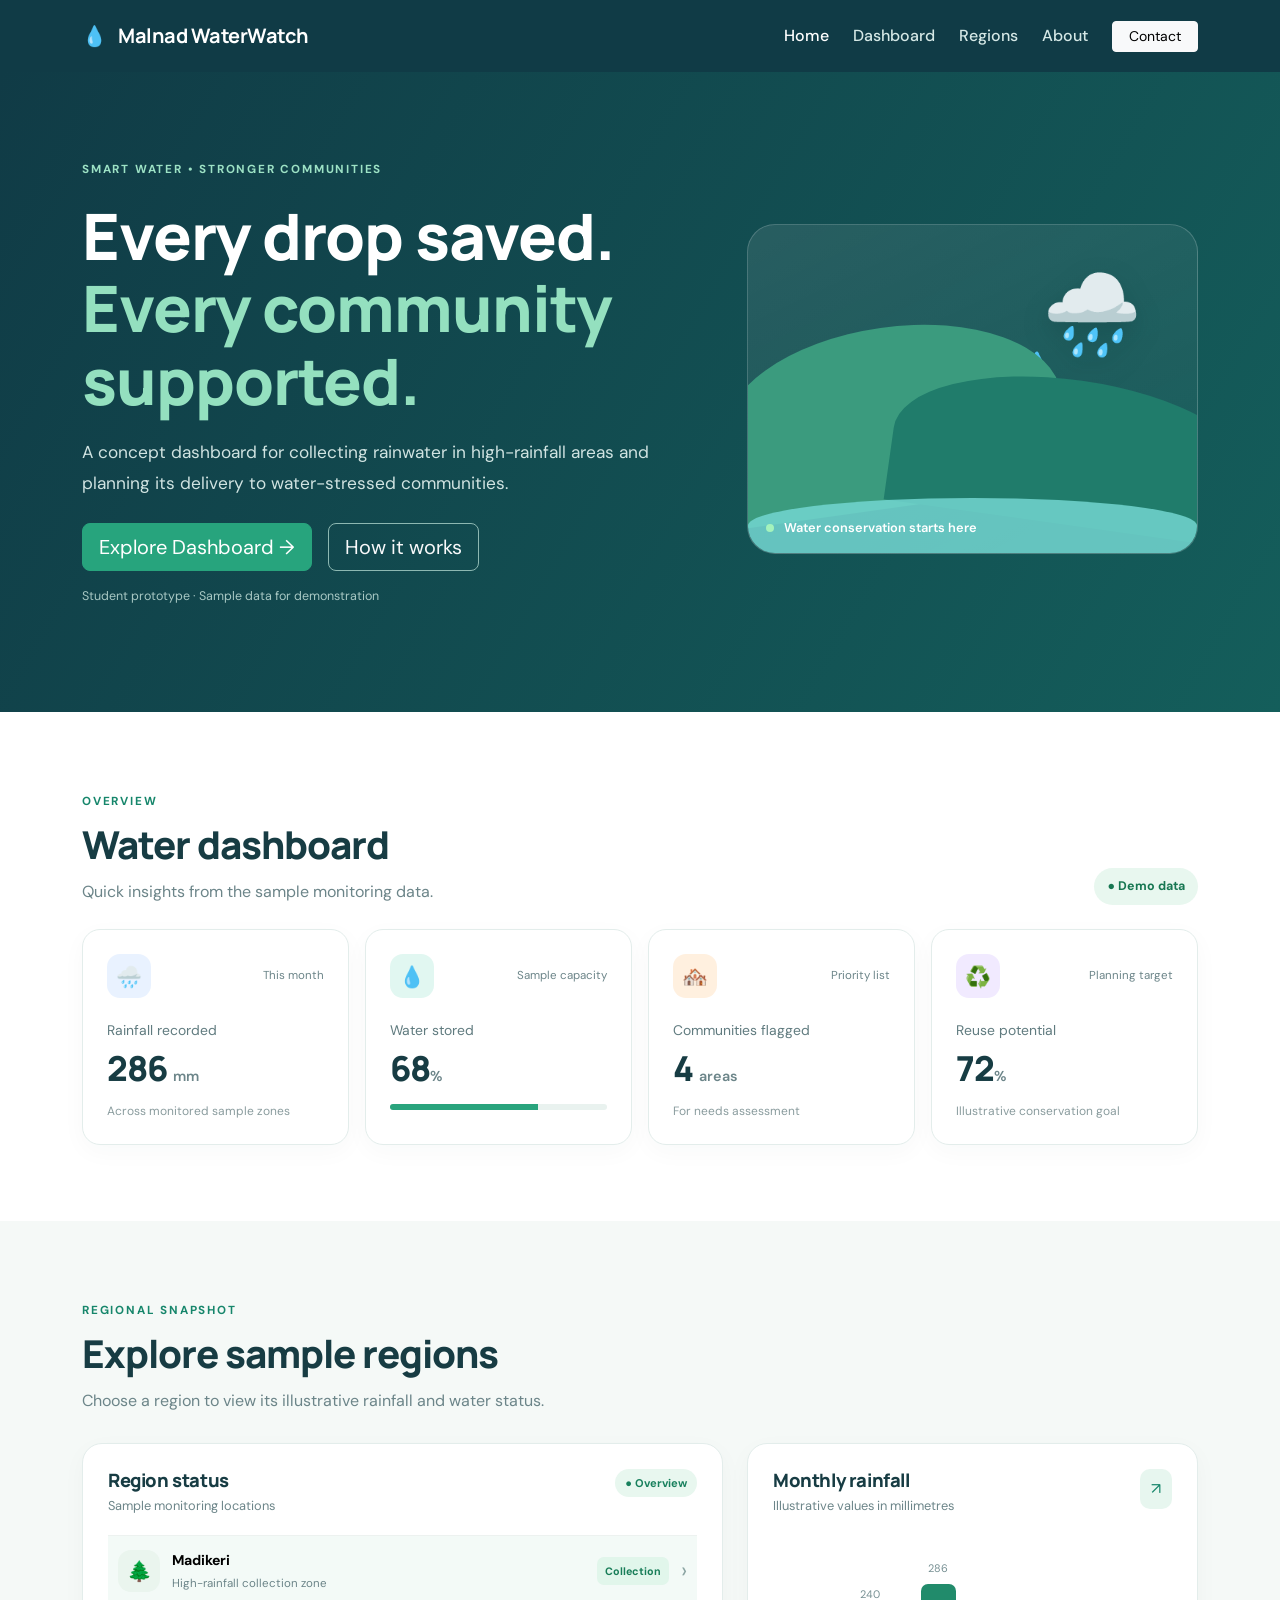
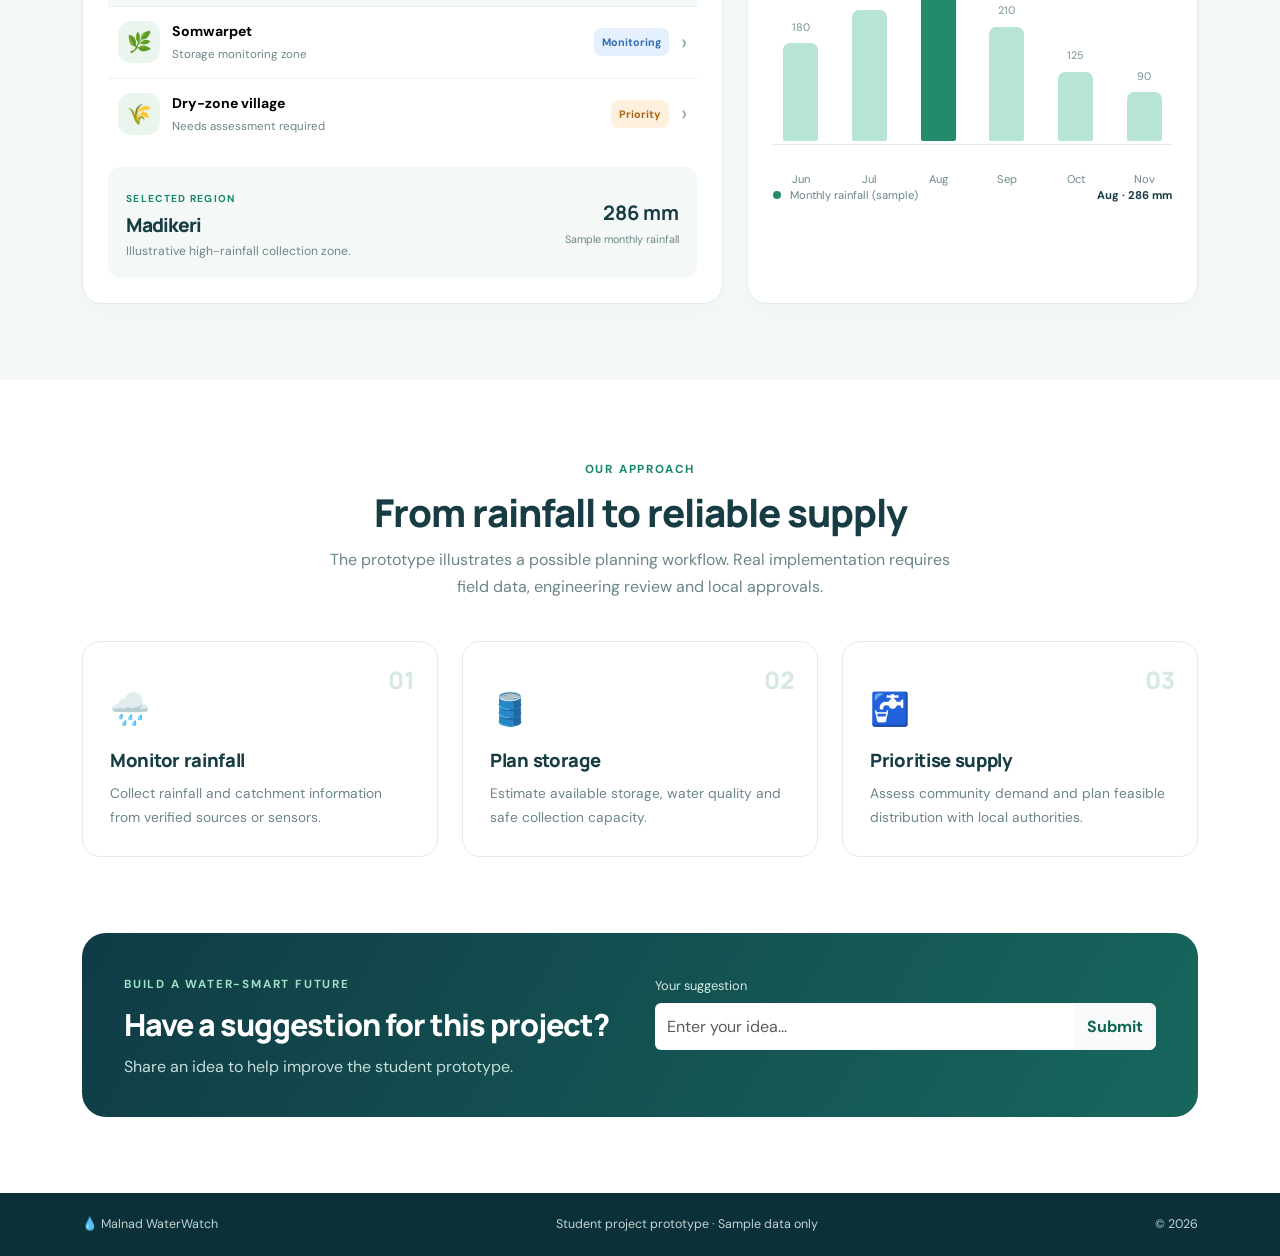
<file: index.html>
<!DOCTYPE html>
<html lang="en">
<head>
  <meta charset="UTF-8">
  <meta name="viewport" content="width=device-width, initial-scale=1.0">
  <title>Malnad WaterWatch | Rainwater Management</title>
  <link href="https://cdn.jsdelivr.net/npm/bootstrap@5.3.3/dist/css/bootstrap.min.css" rel="stylesheet">
  <link rel="stylesheet" href="style.css">
</head>
<body>
  <nav class="navbar navbar-expand-lg navbar-dark">
    <div class="container">
      <a class="navbar-brand fw-bold" href="#"><span class="brand-icon">💧</span> Malnad WaterWatch</a>
      <button class="navbar-toggler" type="button" data-bs-toggle="collapse" data-bs-target="#mainNav" aria-label="Toggle navigation">
        <span class="navbar-toggler-icon"></span>
      </button>
      <div class="collapse navbar-collapse" id="mainNav">
        <ul class="navbar-nav ms-auto align-items-lg-center gap-lg-2">
          <li class="nav-item"><a class="nav-link active" href="#home">Home</a></li>
          <li class="nav-item"><a class="nav-link" href="#dashboard">Dashboard</a></li>
          <li class="nav-item"><a class="nav-link" href="#regions">Regions</a></li>
          <li class="nav-item"><a class="nav-link" href="#about">About</a></li>
          <li class="nav-item"><a class="btn btn-light btn-sm px-3 ms-lg-2" href="#contact">Contact</a></li>
        </ul>
      </div>
    </div>
  </nav>

  <header class="hero" id="home">
    <div class="container">
      <div class="row align-items-center g-4">
        <div class="col-lg-7">
          <span class="eyebrow">SMART WATER • STRONGER COMMUNITIES</span>
          <h1>Every drop saved.<br><span>Every community supported.</span></h1>
          <p class="hero-copy">A concept dashboard for collecting rainwater in high-rainfall areas and planning its delivery to water-stressed communities.</p>
          <div class="d-flex flex-wrap gap-3 mt-4">
            <a href="#dashboard" class="btn btn-success btn-lg">Explore Dashboard <span aria-hidden="true">→</span></a>
            <a href="#about" class="btn btn-outline-light btn-lg">How it works</a>
          </div>
          <p class="demo-note mt-3">Student prototype · Sample data for demonstration</p>
        </div>
        <div class="col-lg-5">
          <div class="hero-visual">
            <div class="rain-cloud">🌧️</div>
            <div class="water-drop">💧</div>
            <div class="hill hill-back"></div><div class="hill hill-front"></div>
            <div class="water-wave"></div>
            <div class="visual-label"><span class="pulse-dot"></span> Water conservation starts here</div>
          </div>
        </div>
      </div>
    </div>
  </header>

  <main>
    <section class="section-pad" id="dashboard">
      <div class="container">
        <div class="section-heading d-flex flex-wrap justify-content-between align-items-end gap-3">
          <div><span class="eyebrow green-text">OVERVIEW</span><h2>Water dashboard</h2><p>Quick insights from the sample monitoring data.</p></div>
          <span class="data-badge">● Demo data</span>
        </div>
        <div class="row g-3 mt-2">
          <div class="col-sm-6 col-xl-3"><article class="metric-card"><div class="metric-top"><span class="metric-icon blue">🌧️</span><span class="metric-caption">This month</span></div><p class="metric-label">Rainfall recorded</p><h3><span id="rainfallValue">286</span> <small>mm</small></h3><div class="metric-foot">Across monitored sample zones</div></article></div>
          <div class="col-sm-6 col-xl-3"><article class="metric-card"><div class="metric-top"><span class="metric-icon teal">💧</span><span class="metric-caption">Sample capacity</span></div><p class="metric-label">Water stored</p><h3><span id="storedValue">68</span><small>%</small></h3><div class="progress mt-3"><div class="progress-bar" style="width:68%"></div></div></article></div>
          <div class="col-sm-6 col-xl-3"><article class="metric-card"><div class="metric-top"><span class="metric-icon orange">🏘️</span><span class="metric-caption">Priority list</span></div><p class="metric-label">Communities flagged</p><h3><span id="communityValue">4</span> <small>areas</small></h3><div class="metric-foot">For needs assessment</div></article></div>
          <div class="col-sm-6 col-xl-3"><article class="metric-card"><div class="metric-top"><span class="metric-icon purple">♻️</span><span class="metric-caption">Planning target</span></div><p class="metric-label">Reuse potential</p><h3><span id="reuseValue">72</span><small>%</small></h3><div class="metric-foot">Illustrative conservation goal</div></article></div>
        </div>
      </div>
    </section>

    <section class="section-pad soft-bg" id="regions">
      <div class="container">
        <div class="section-heading"><span class="eyebrow green-text">REGIONAL SNAPSHOT</span><h2>Explore sample regions</h2><p>Choose a region to view its illustrative rainfall and water status.</p></div>
        <div class="row g-4 mt-1">
          <div class="col-lg-7">
            <div class="region-panel">
              <div class="panel-title"><div><h3>Region status</h3><p>Sample monitoring locations</p></div><span class="live-pill">● Overview</span></div>
              <div class="region-list" id="regionList">
                <button class="region-row selected" data-region="0"><span class="region-emoji">🌲</span><span class="region-info"><strong>Madikeri</strong><small>High-rainfall collection zone</small></span><span class="status status-green">Collection</span><span class="row-arrow">›</span></button>
                <button class="region-row" data-region="1"><span class="region-emoji">🌿</span><span class="region-info"><strong>Somwarpet</strong><small>Storage monitoring zone</small></span><span class="status status-blue">Monitoring</span><span class="row-arrow">›</span></button>
                <button class="region-row" data-region="2"><span class="region-emoji">🌾</span><span class="region-info"><strong>Dry-zone village</strong><small>Needs assessment required</small></span><span class="status status-orange">Priority</span><span class="row-arrow">›</span></button>
              </div>
              <div class="region-detail" id="regionDetail"><div><span class="detail-label">SELECTED REGION</span><h4 id="detailName">Madikeri</h4><p id="detailDescription">Illustrative high-rainfall collection zone.</p></div><div class="detail-number"><strong id="detailRain">286 mm</strong><span>Sample monthly rainfall</span></div></div>
            </div>
          </div>
          <div class="col-lg-5">
            <div class="chart-panel h-100">
              <div class="panel-title"><div><h3>Monthly rainfall</h3><p>Illustrative values in millimetres</p></div><span class="chart-icon">↗</span></div>
              <div class="chart" aria-label="Bar chart showing sample monthly rainfall">
                <div class="chart-column"><span>180</span><div style="height:48%"></div><small>Jun</small></div>
                <div class="chart-column"><span>240</span><div style="height:64%"></div><small>Jul</small></div>
                <div class="chart-column"><span>286</span><div class="bar-highlight" style="height:77%"></div><small>Aug</small></div>
                <div class="chart-column"><span>210</span><div style="height:56%"></div><small>Sep</small></div>
                <div class="chart-column"><span>125</span><div style="height:34%"></div><small>Oct</small></div>
                <div class="chart-column"><span>90</span><div style="height:24%"></div><small>Nov</small></div>
              </div>
              <div class="chart-legend"><span><i></i> Monthly rainfall (sample)</span><strong>Aug · 286 mm</strong></div>
            </div>
          </div>
        </div>
      </div>
    </section>

    <section class="section-pad" id="about">
      <div class="container">
        <div class="section-heading text-center mx-auto"><span class="eyebrow green-text">OUR APPROACH</span><h2>From rainfall to reliable supply</h2><p>The prototype illustrates a possible planning workflow. Real implementation requires field data, engineering review and local approvals.</p></div>
        <div class="row g-4 mt-3">
          <div class="col-md-4"><div class="step-card"><span class="step-number">01</span><div class="step-emoji">🌧️</div><h3>Monitor rainfall</h3><p>Collect rainfall and catchment information from verified sources or sensors.</p></div></div>
          <div class="col-md-4"><div class="step-card"><span class="step-number">02</span><div class="step-emoji">🛢️</div><h3>Plan storage</h3><p>Estimate available storage, water quality and safe collection capacity.</p></div></div>
          <div class="col-md-4"><div class="step-card"><span class="step-number">03</span><div class="step-emoji">🚰</div><h3>Prioritise supply</h3><p>Assess community demand and plan feasible distribution with local authorities.</p></div></div>
        </div>
      </div>
    </section>

    <section class="contact-section" id="contact">
      <div class="container">
        <div class="contact-box">
          <div><span class="eyebrow">BUILD A WATER-SMART FUTURE</span><h2>Have a suggestion for this project?</h2><p>Share an idea to help improve the student prototype.</p></div>
          <form id="suggestionForm" class="suggestion-form"><label for="suggestion" class="form-label">Your suggestion</label><div class="input-group"><input id="suggestion" class="form-control" type="text" placeholder="Enter your idea..." required maxlength="180"><button class="btn btn-light" type="submit">Submit</button></div><div id="formMessage" class="form-message" role="status"></div></form>
        </div>
      </div>
    </section>
  </main>
  <footer><div class="container d-flex flex-wrap justify-content-between gap-2"><span>💧 Malnad WaterWatch</span><span>Student project prototype · Sample data only</span><span>© <span id="year"></span></span></div></footer>
  <script src="https://cdn.jsdelivr.net/npm/bootstrap@5.3.3/dist/js/bootstrap.bundle.min.js"></script>
  <script src="script.js"></script>
</body>
</html>
</file>
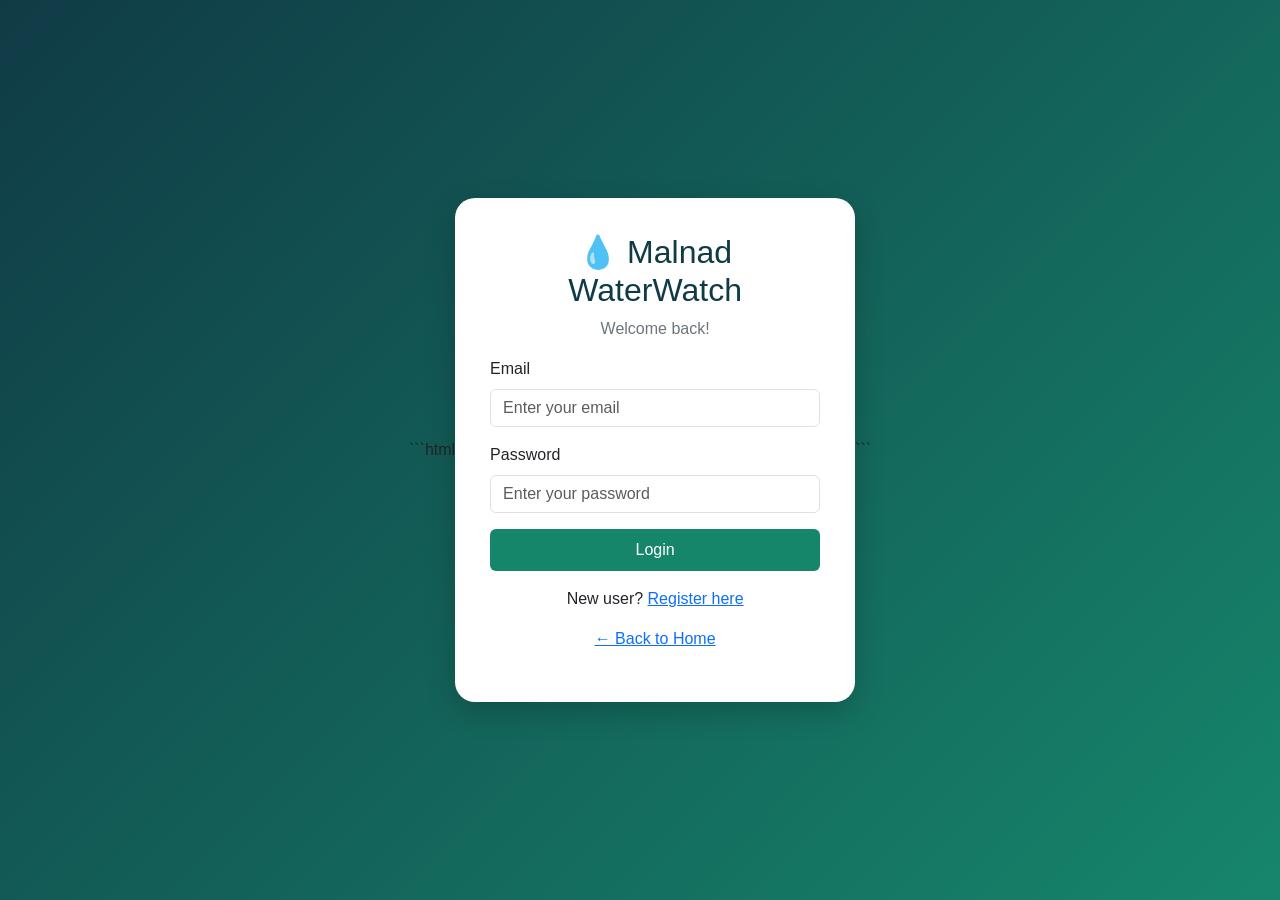
<file: login.html>
```html
<!DOCTYPE html>
<html lang="en">
<head>
    <meta charset="UTF-8">
    <meta name="viewport" content="width=device-width, initial-scale=1.0">
    <title>Login | Malnad WaterWatch</title>
    <link href="https://cdn.jsdelivr.net/npm/bootstrap@5.3.3/dist/css/bootstrap.min.css" rel="stylesheet">
    <style>
        body {
            background: linear-gradient(135deg, #103b46, #16866b);
            min-height: 100vh;
            display: flex;
            justify-content: center;
            align-items: center;
            font-family: Arial, sans-serif;
        }
        .login-box {
            background: white;
            padding: 35px;
            border-radius: 20px;
            width: 90%;
            max-width: 400px;
            box-shadow: 0 10px 30px #0003;
        }
        h2 { color: #103b46; }
        .btn-login {
            background: #16866b;
            color: white;
            width: 100%;
        }
        .btn-login:hover { background: #0d6e58; color: white; }
    </style>
</head>
<body>
    <div class="login-box">
        <h2 class="text-center">💧 Malnad WaterWatch</h2>
        <p class="text-center text-secondary">Welcome back!</p>

        <form id="loginForm">
            <label class="form-label">Email</label>
            <input type="email" id="email" class="form-control mb-3"
                   placeholder="Enter your email" required>

            <label class="form-label">Password</label>
            <input type="password" id="password" class="form-control mb-3"
                   placeholder="Enter your password" required>

            <button type="submit" class="btn btn-login py-2">Login</button>
            <p id="message" class="text-center mt-3"></p>
        </form>

        <p class="text-center mt-3">
            New user? <a href="register.html">Register here</a>
        </p>
        <p class="text-center"><a href="index.html">← Back to Home</a></p>
    </div>

    <script>
        document.getElementById("loginForm").addEventListener("submit", function(event) {
            event.preventDefault();
            document.getElementById("message").textContent =
                "Demo only: Login needs a backend to verify your account.";
        });
    </script>
</body>
</html>
```
</file>
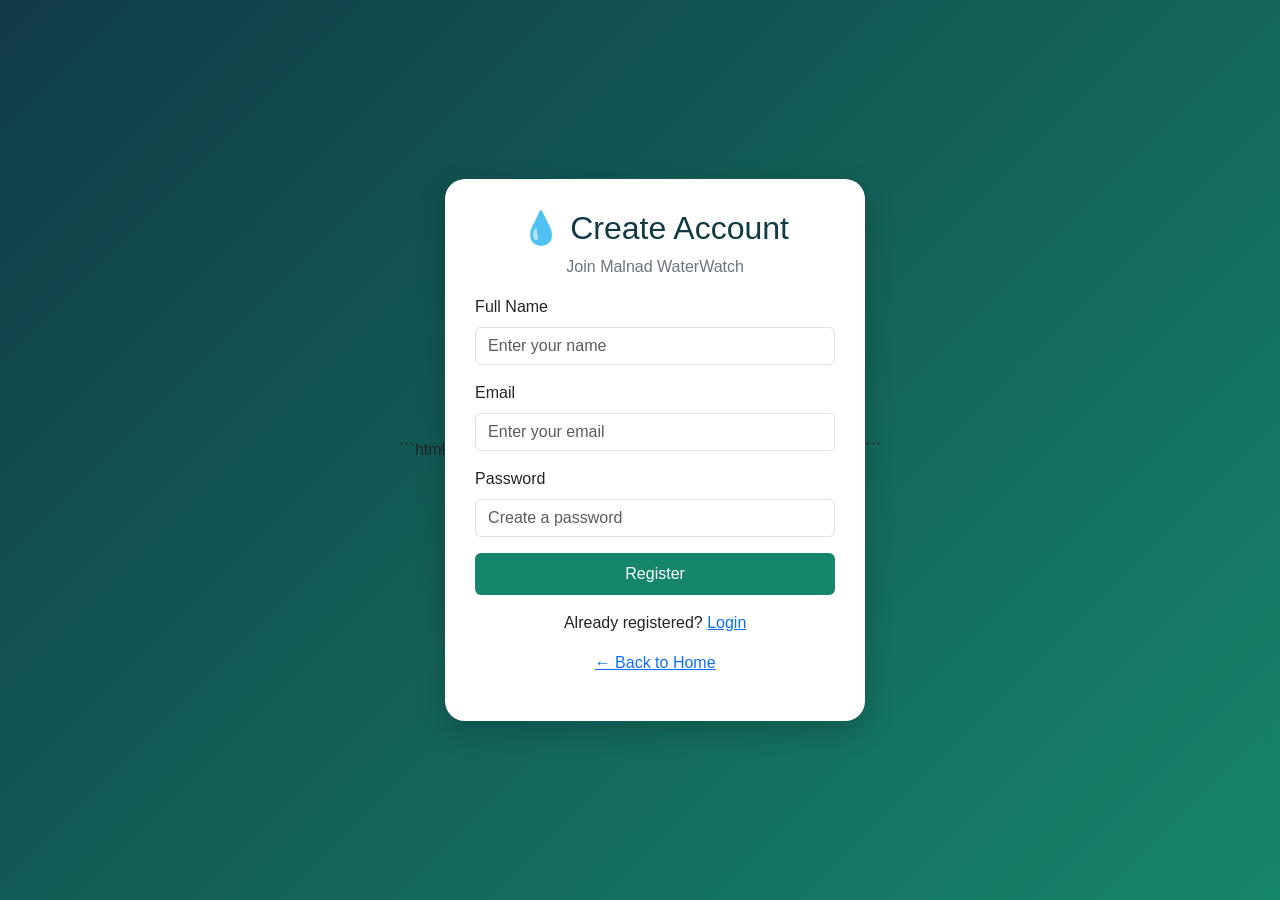
<file: register.html>
```html
<!DOCTYPE html>
<html lang="en">
<head>
    <meta charset="UTF-8">
    <meta name="viewport" content="width=device-width, initial-scale=1.0">
    <title>Register | Malnad WaterWatch</title>
    <link href="https://cdn.jsdelivr.net/npm/bootstrap@5.3.3/dist/css/bootstrap.min.css" rel="stylesheet">
    <style>
        body {
            background: linear-gradient(135deg, #103b46, #16866b);
            min-height: 100vh;
            display: flex;
            justify-content: center;
            align-items: center;
            font-family: Arial, sans-serif;
            padding: 20px;
        }
        .register-box {
            background: white;
            padding: 30px;
            border-radius: 20px;
            width: 100%;
            max-width: 420px;
            box-shadow: 0 10px 30px #0003;
        }
        h2 { color: #103b46; }
        .btn-register {
            background: #16866b;
            color: white;
            width: 100%;
        }
        .btn-register:hover {
            background: #0d6e58;
            color: white;
        }
    </style>
</head>
<body>
    <div class="register-box">
        <h2 class="text-center">💧 Create Account</h2>
        <p class="text-center text-secondary">Join Malnad WaterWatch</p>

        <form id="registerForm">
            <label class="form-label">Full Name</label>
            <input type="text" id="name" class="form-control mb-3"
                   placeholder="Enter your name" required>

            <label class="form-label">Email</label>
            <input type="email" id="email" class="form-control mb-3"
                   placeholder="Enter your email" required>

            <label class="form-label">Password</label>
            <input type="password" id="password" class="form-control mb-3"
                   placeholder="Create a password" minlength="8" required>

            <button type="submit" class="btn btn-register py-2">
                Register
            </button>

            <p id="message" class="text-center mt-3"></p>
        </form>

        <p class="text-center mt-3">
            Already registered? <a href="login.html">Login</a>
        </p>
        <p class="text-center">
            <a href="index.html">← Back to Home</a>
        </p>
    </div>

    <script>
        document.getElementById("registerForm").addEventListener("submit", function(event) {
            event.preventDefault();
            document.getElementById("message").textContent =
                "Demo only: Connect a backend to create your account.";
        });
    </script>
</body>
</html>
```
</file>
<file: style.css>
@import url('https://fonts.googleapis.com/css2?family=DM+Sans:wght@400;500;600;700&family=Manrope:wght@400;500;600;700;800&display=swap');
:root{--navy:#103b46;--green:#16866b;--green-dark:#0d6e58;--text:#173c43;--muted:#6c8589;--line:#e3edeb;--soft:#f4f9f7}
*{box-sizing:border-box}html{scroll-behavior:smooth;scroll-padding-top:80px}body{margin:0;font-family:'DM Sans',sans-serif;color:var(--text);background:#fff}.navbar{background:#103b46;padding:16px 0}.navbar-brand{font-family:Manrope,sans-serif;letter-spacing:-.5px}.brand-icon{margin-right:8px}.nav-link{color:#d5e8e6!important;font-weight:500}.nav-link:hover,.nav-link.active{color:#fff!important}.hero{background:linear-gradient(120deg,#103b46 0%,#145e5b 100%);color:white;padding:84px 0 90px;overflow:hidden}.eyebrow{font-size:.73rem;letter-spacing:1.8px;font-weight:700;color:#9de2c5}.green-text{color:var(--green)}h1,h2,h3,h4{font-family:Manrope,sans-serif;font-weight:800;letter-spacing:-1px}h1{font-size:clamp(2.5rem,5vw,4.2rem);line-height:1.13;margin:20px 0}h1 span{color:#94e0bf}.hero-copy{font-size:1.08rem;line-height:1.8;color:#d0e3e1;max-width:590px}.btn-success{background:#27a47d;border-color:#27a47d}.btn-success:hover{background:#16866b;border-color:#16866b}.btn-outline-light{border-color:#8db8b2}.demo-note{font-size:.78rem;color:#a8c8c4}.hero-visual{height:330px;position:relative;border:1px solid #ffffff30;border-radius:28px;background:linear-gradient(155deg,#ffffff18,#ffffff05);overflow:hidden}.rain-cloud{position:absolute;right:55px;top:30px;font-size:5rem;filter:drop-shadow(0 10px 12px #092f3540)}.water-drop{position:absolute;right:140px;top:120px;font-size:2rem;animation:drop 2s infinite ease-in-out}.hill{position:absolute;bottom:46px;border-radius:60% 60% 0 0}.hill-back{width:340px;height:180px;left:-25px;background:#3b9b7e;transform:rotate(-8deg)}.hill-front{width:360px;height:145px;right:-55px;bottom:28px;background:#207c6b;transform:rotate(8deg)}.water-wave{position:absolute;bottom:0;width:100%;height:55px;background:#72d6d1;opacity:.85;border-radius:50% 50% 0 0}.visual-label{position:absolute;bottom:16px;left:18px;z-index:2;color:#fff;font-size:.8rem;font-weight:600}.pulse-dot{display:inline-block;width:8px;height:8px;background:#a4f3bc;border-radius:50%;margin-right:7px}@keyframes drop{0%,100%{transform:translateY(0);opacity:.7}50%{transform:translateY(28px);opacity:1}}.section-pad{padding:76px 0}.section-heading h2{font-size:clamp(1.9rem,3vw,2.55rem);margin:10px 0}.section-heading p{color:var(--muted);margin:0;line-height:1.7}.data-badge{background:#e8f7ef;color:#177752;padding:9px 13px;border-radius:30px;font-size:.78rem;font-weight:700}.metric-card{height:100%;padding:24px;background:#fff;border:1px solid var(--line);border-radius:18px;box-shadow:0 7px 24px #103b4608;transition:transform .2s,box-shadow .2s}.metric-card:hover{transform:translateY(-4px);box-shadow:0 12px 28px #103b4612}.metric-top{display:flex;align-items:center;justify-content:space-between}.metric-icon{width:44px;height:44px;display:grid;place-items:center;border-radius:13px;font-size:1.3rem}.blue{background:#e9f2ff}.teal{background:#e1f7f1}.orange{background:#fff0df}.purple{background:#f1eaff}.metric-caption{font-size:.72rem;color:var(--muted)}.metric-label{margin:22px 0 6px;color:#607b7f;font-size:.87rem}.metric-card h3{font-size:2.15rem;margin:0}.metric-card h3 small{font-size:.9rem;color:var(--muted);font-family:'DM Sans',sans-serif;font-weight:600;letter-spacing:0}.metric-foot{font-size:.75rem;color:#8a9c9e;margin-top:14px}.progress{height:6px;background:#e9f2ef}.progress-bar{background:#29a47d}.soft-bg{background:#f5f9f7}.region-panel,.chart-panel{background:white;border:1px solid var(--line);border-radius:20px;padding:25px;box-shadow:0 7px 24px #103b4608}.panel-title{display:flex;justify-content:space-between;align-items:flex-start;gap:12px}.panel-title h3{font-size:1.15rem;letter-spacing:-.4px;margin:0 0 5px}.panel-title p{font-size:.8rem;color:var(--muted);margin:0}.live-pill{background:#e8f7ef;color:#18805d;padding:6px 10px;border-radius:20px;font-size:.7rem;font-weight:700;white-space:nowrap}.region-list{margin-top:20px}.region-row{display:flex;align-items:center;gap:12px;width:100%;padding:14px 10px;text-align:left;background:white;border:0;border-top:1px solid #edf2f0;transition:background .2s}.region-row:hover,.region-row.selected{background:#f3faf7}.region-emoji{display:grid;place-items:center;width:42px;height:42px;background:#eaf5ee;border-radius:13px;font-size:1.25rem;flex-shrink:0}.region-info{display:flex;flex-direction:column;gap:4px;flex:1;min-width:0}.region-info strong{font-size:.88rem}.region-info small{font-size:.72rem;color:var(--muted)}.status{font-size:.67rem;font-weight:700;padding:6px 8px;border-radius:7px;white-space:nowrap}.status-green{background:#e1f6eb;color:#187d58}.status-blue{background:#e6f1ff;color:#316db3}.status-orange{background:#fff0dd;color:#a86615}.row-arrow{font-size:1.4rem;color:#8ca5a3}.region-detail{margin-top:18px;padding:18px;background:#f4f9f7;border-radius:13px;display:flex;justify-content:space-between;gap:12px;align-items:center}.detail-label{font-size:.63rem;letter-spacing:1.3px;color:var(--green);font-weight:700}.region-detail h4{font-size:1.2rem;margin:5px 0}.region-detail p{font-size:.76rem;color:var(--muted);margin:0}.detail-number{text-align:right;flex-shrink:0}.detail-number strong{display:block;font-family:Manrope,sans-serif;font-size:1.25rem}.detail-number span{display:block;font-size:.67rem;color:var(--muted);margin-top:3px}.chart-icon{background:#e7f6ef;color:var(--green);border-radius:10px;padding:8px 11px}.chart{height:230px;display:flex;align-items:flex-end;justify-content:space-around;gap:13px;padding:25px 0 0;border-bottom:1px solid var(--line)}.chart-column{height:100%;display:flex;flex-direction:column;align-items:center;justify-content:flex-end;gap:8px;flex:1}.chart-column span{font-size:.68rem;color:#779093}.chart-column div{width:min(100%,35px);min-height:12px;border-radius:7px 7px 2px 2px;background:#b8e4d3;transition:height .4s}.chart-column .bar-highlight{background:#218b6b}.chart-column small{font-size:.7rem;color:#6f888b;margin-bottom:-22px;transform:translateY(22px)}.chart-legend{display:flex;justify-content:space-between;align-items:center;gap:8px;margin-top:42px;font-size:.7rem;color:var(--muted)}.chart-legend i{display:inline-block;width:8px;height:8px;background:#218b6b;border-radius:50%;margin-right:6px}.chart-legend strong{color:var(--text)}.text-center p{max-width:650px;margin-left:auto;margin-right:auto}.step-card{position:relative;border:1px solid var(--line);border-radius:18px;padding:27px;height:100%;background:white}.step-number{position:absolute;top:20px;right:22px;font-family:Manrope,sans-serif;font-weight:800;color:#d5e9e1;font-size:1.5rem}.step-emoji{font-size:2rem;margin:16px 0}.step-card h3{font-size:1.15rem;letter-spacing:-.3px}.step-card p{font-size:.86rem;line-height:1.75;color:var(--muted);margin:10px 0 0}.contact-section{padding:0 0 76px}.contact-box{background:linear-gradient(120deg,#103b46,#17675d);border-radius:24px;padding:38px 42px;color:white;display:grid;grid-template-columns:1fr 1fr;gap:30px;align-items:center}.contact-box h2{font-size:1.9rem;margin:12px 0}.contact-box p{color:#c5ddda;margin:0}.suggestion-form .form-label{font-size:.8rem;color:#d6e9e4}.suggestion-form .form-control{min-height:47px;border:0}.suggestion-form .btn{color:#12664f;font-weight:700}.form-message{font-size:.78rem;margin-top:9px;color:#baf2d3;min-height:18px}footer{background:#0c3038;color:#c0d5d2;padding:22px 0;font-size:.78rem}
@media(max-width:767px){.hero{padding:60px 0}.hero-visual{height:260px}.section-pad{padding:55px 0}.region-panel,.chart-panel{padding:18px}.region-row{gap:8px;padding:12px 4px}.region-info small{font-size:.65rem}.status{font-size:.6rem;padding:5px 6px}.region-emoji{width:36px;height:36px}.region-detail{align-items:flex-start;flex-direction:column}.detail-number{text-align:left}.chart{gap:8px}.contact-box{grid-template-columns:1fr;padding:28px 22px;gap:24px}.contact-box h2{font-size:1.55rem}.chart-legend{flex-wrap:wrap}}
@media(prefers-reduced-motion:reduce){*,*::before,*::after{scroll-behavior:auto!important;animation:none!important;transition:none!important}}
</file>
